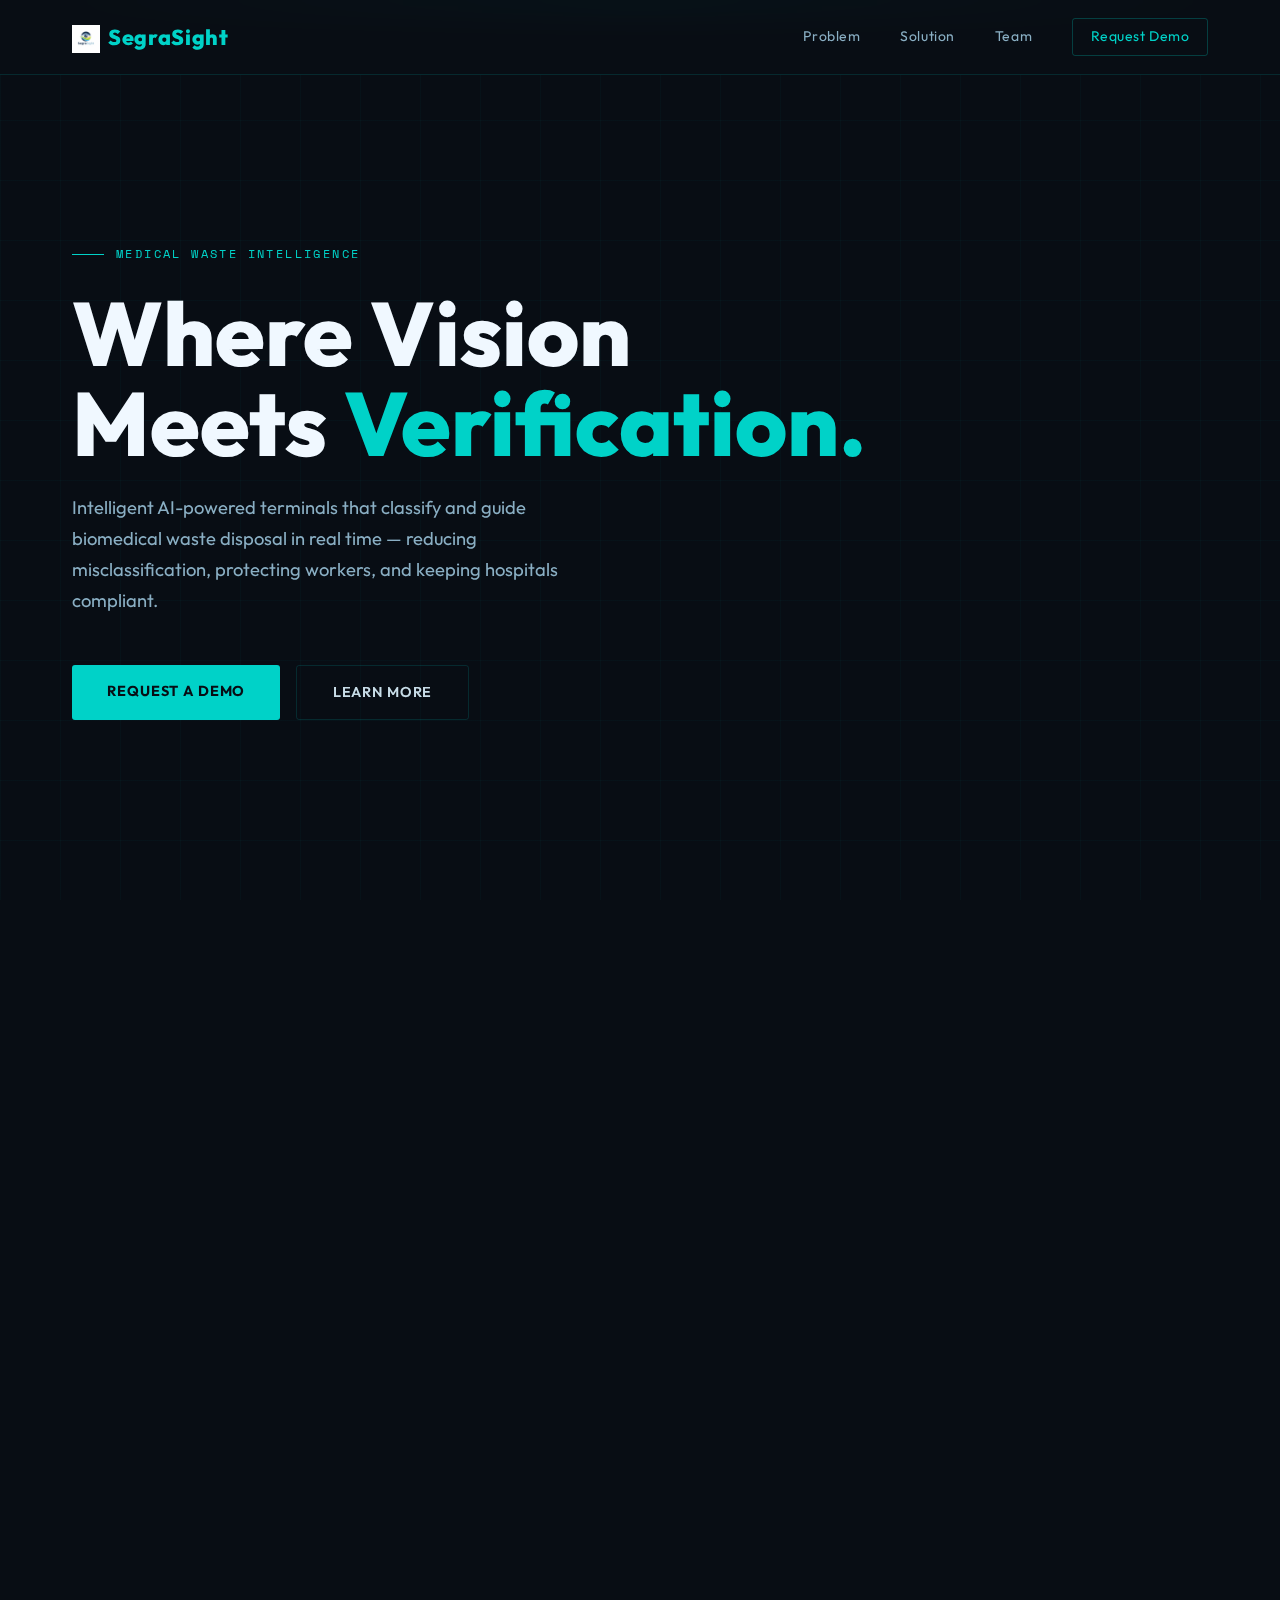
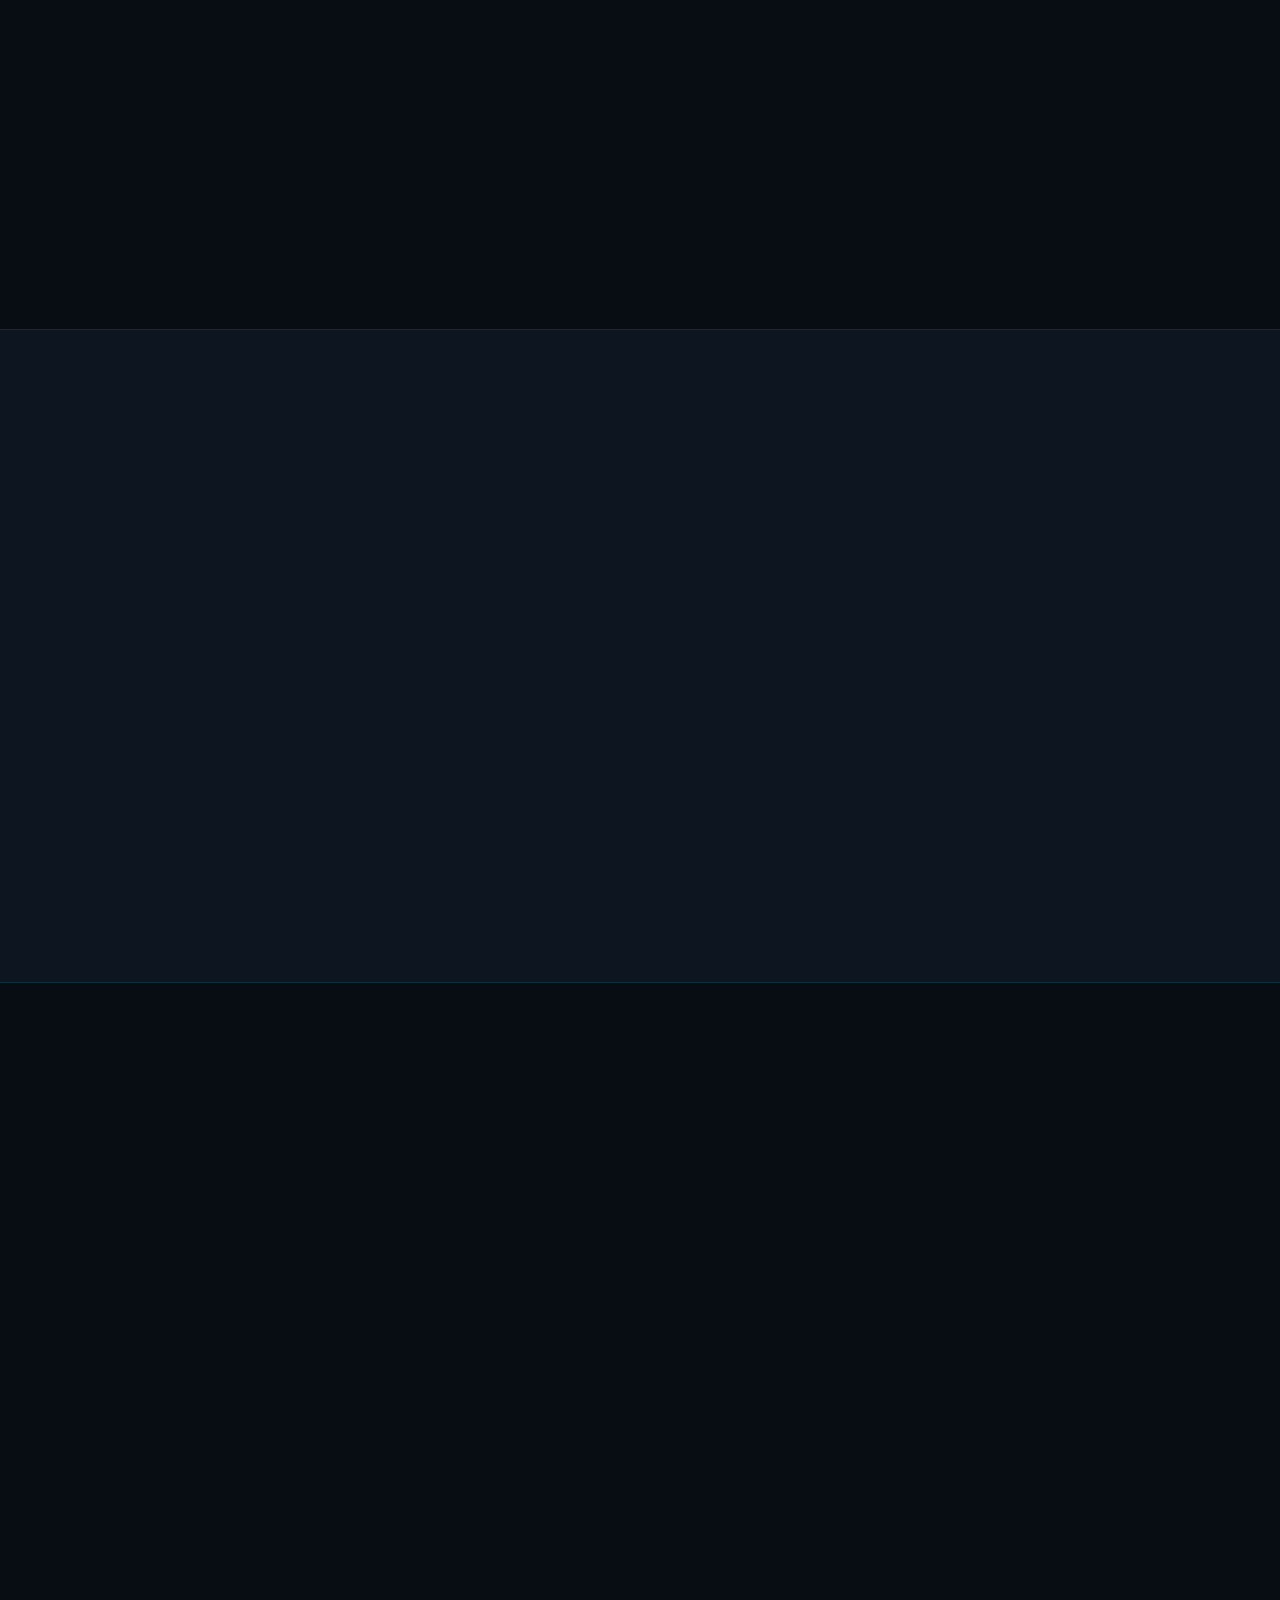
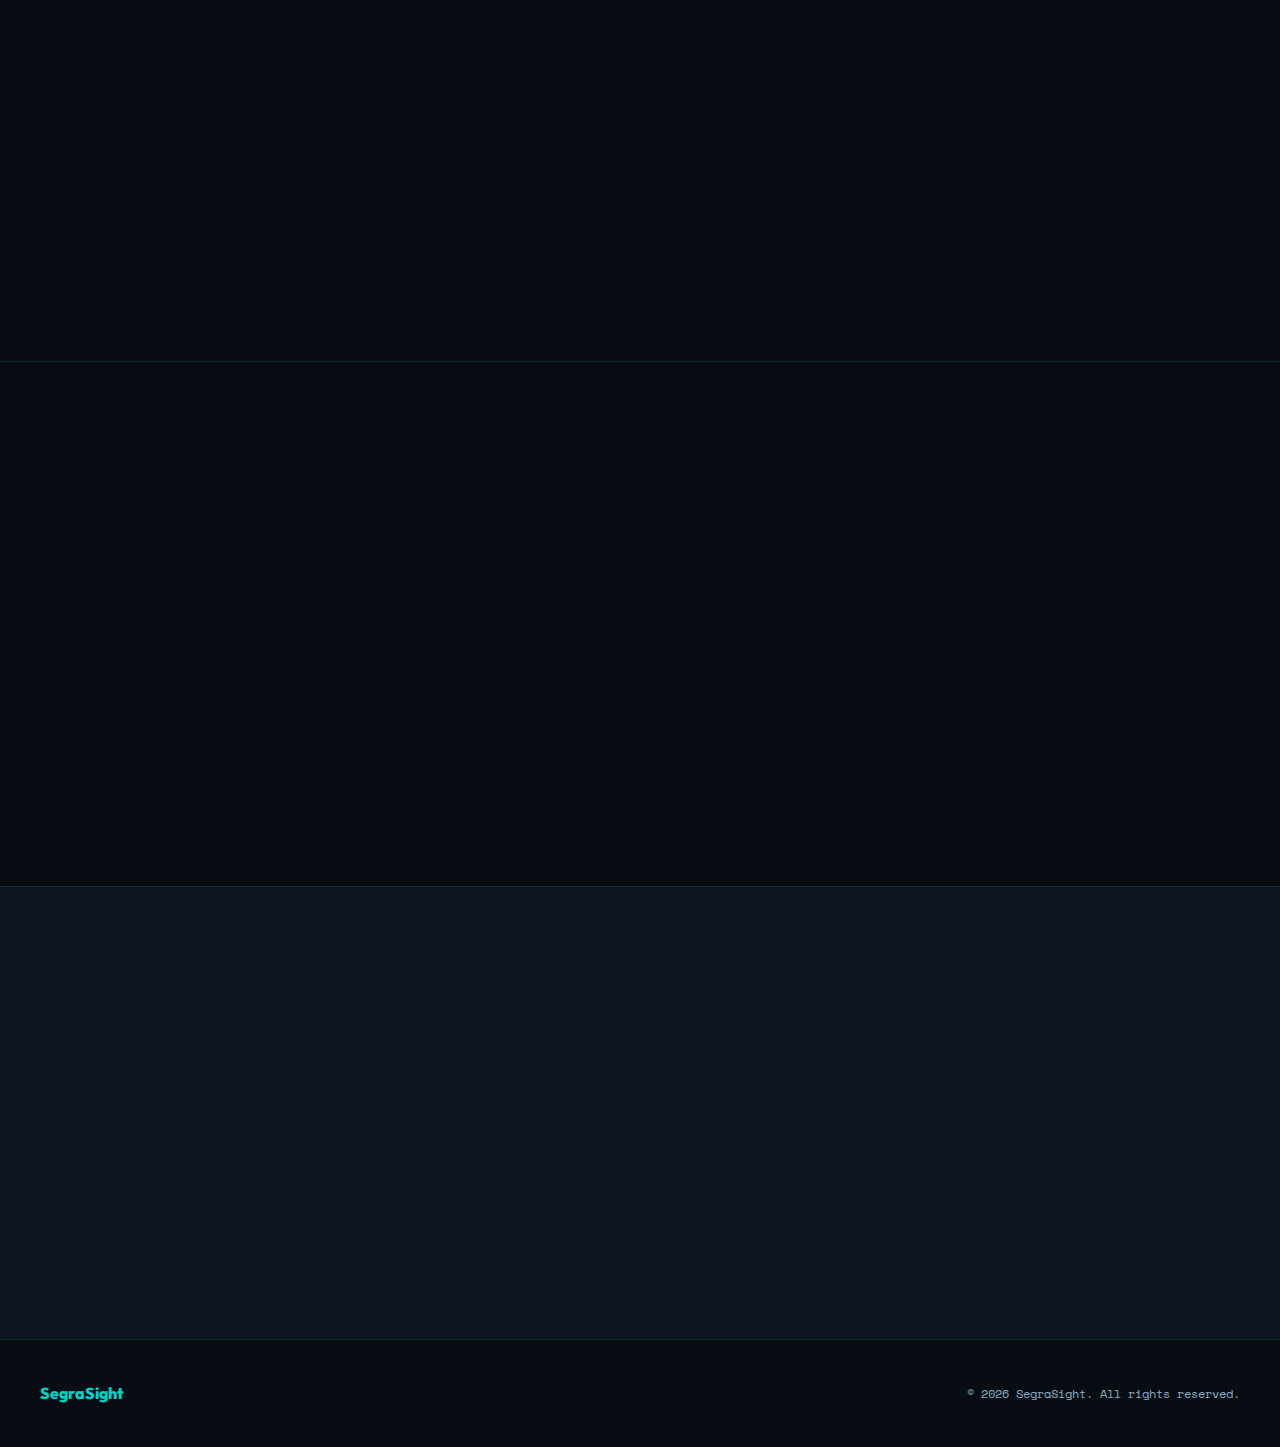
<file: index.html>
<!DOCTYPE html>
<html lang="en">
<head>
  <meta charset="UTF-8" />
  <meta name="viewport" content="width=device-width, initial-scale=1.0" />
  <title>SegraSight — Intelligent Waste Segregation</title>
  <link rel="preconnect" href="https://fonts.googleapis.com">
  <link href="https://fonts.googleapis.com/css2?family=Outfit:wght@400;500;600;700;800&family=Space+Mono:wght@400;700&display=swap" rel="stylesheet">
  <style>
    *, *::before, *::after { box-sizing: border-box; margin: 0; padding: 0; }

    :root {
      --bg:       #080d14;
      --bg2:      #0d1520;
      --bg3:      #111c2c;
      --border:   rgba(0,210,200,0.15);
      --cyan:     #00d2c8;
      --cyan-dim: rgba(0,210,200,0.08);
      --cyan-mid: rgba(0,210,200,0.25);
      --text:     #c8dde8;
      --muted:    #8aafc4;
      --white:    #f0f8ff;
    }

    html { scroll-behavior: smooth; }

    body {
      background: var(--bg);
      color: var(--text);
      font-family: 'Outfit', sans-serif;
      font-weight: 400;
      line-height: 1.7;
      overflow-x: hidden;
    }

    /* ── NAV ─────────────────────────────────── */
    .nav {
      position: fixed; top: 0; left: 0; right: 0; z-index: 100;
      backdrop-filter: blur(18px);
      background: rgba(8,13,20,0.75);
      border-bottom: 1px solid var(--border);
    }
    .nav-inner {
      max-width: 1200px; margin: auto;
      display: flex; align-items: center; justify-content: space-between;
      padding: 1.1rem 2rem;
    }
    .nav-brand {
      font-family: 'Outfit', sans-serif;
      font-weight: 800; font-size: 1.35rem;
      color: var(--cyan); text-decoration: none;
      letter-spacing: 0.03em;
    }
    .nav-links { display: flex; align-items: center; gap: 2.5rem; }
    .nav-links a {
      color: var(--muted); text-decoration: none; font-size: 0.875rem;
      font-weight: 400; letter-spacing: 0.04em;
      transition: color 0.2s;
    }
    .nav-links a:hover { color: var(--white); }
    .nav-cta {
      color: var(--cyan) !important;
      border: 1px solid var(--cyan-mid) !important;
      padding: 0.4rem 1.1rem;
      border-radius: 3px;
      transition: background 0.2s !important;
    }
    .nav-cta:hover { background: var(--cyan-dim) !important; }

    /* ── HERO ─────────────────────────────────── */
    .hero {
      min-height: 100vh;
      display: flex; flex-direction: column;
      justify-content: center; align-items: flex-start;
      padding: 10rem 2rem 6rem;
      max-width: 1200px; margin: auto;
      position: relative;
    }

    /* animated scan line */
    .hero::before {
      content: '';
      position: fixed; top: 0; left: 0; right: 0;
      height: 2px;
      background: linear-gradient(90deg, transparent, var(--cyan), transparent);
      animation: scan 4s ease-in-out infinite;
      z-index: 0; pointer-events: none;
    }
    @keyframes scan {
      0%   { transform: translateY(0); opacity: 0; }
      5%   { opacity: 1; }
      95%  { opacity: 1; }
      100% { transform: translateY(100vh); opacity: 0; }
    }

    /* grid background */
    body::before {
      content: '';
      position: fixed; inset: 0;
      background-image:
        linear-gradient(rgba(0,210,200,0.03) 1px, transparent 1px),
        linear-gradient(90deg, rgba(0,210,200,0.03) 1px, transparent 1px);
      background-size: 60px 60px;
      pointer-events: none; z-index: 0;
    }

    .hero-eyebrow {
      font-family: 'Space Mono', monospace;
      font-size: 0.75rem; color: var(--cyan);
      letter-spacing: 0.2em; text-transform: uppercase;
      margin-bottom: 1.5rem;
      display: flex; align-items: center; gap: 0.75rem;
    }
    .hero-eyebrow::before {
      content: '';
      display: inline-block; width: 2rem; height: 1px;
      background: var(--cyan);
    }

    .hero h1 {
      font-family: 'Outfit', sans-serif;
      font-weight: 800;
      font-size: clamp(3rem, 7vw, 6.5rem);
      line-height: 1.0;
      color: var(--white);
      max-width: 800px;
      margin-bottom: 1.5rem;
      position: relative; z-index: 1;
    }
    .hero h1 span { color: var(--cyan); }

    .hero-sub {
      font-size: 1.15rem; color: var(--muted);
      max-width: 520px; margin-bottom: 3rem;
      font-weight: 400; line-height: 1.7;
    }

    .hero-actions { display: flex; gap: 1rem; flex-wrap: wrap; }

    .btn-primary {
      background: var(--cyan); color: var(--bg);
      font-family: 'Outfit', sans-serif; font-weight: 700;
      font-size: 0.9rem; letter-spacing: 0.06em;
      text-transform: uppercase;
      padding: 0.9rem 2.2rem; border-radius: 3px;
      text-decoration: none; transition: opacity 0.2s;
      display: inline-block;
    }
    .btn-primary:hover { opacity: 0.85; }

    .btn-ghost {
      border: 1px solid var(--border); color: var(--text);
      font-family: 'Outfit', sans-serif; font-weight: 600;
      font-size: 0.9rem; letter-spacing: 0.06em;
      text-transform: uppercase;
      padding: 0.9rem 2.2rem; border-radius: 3px;
      text-decoration: none; transition: border-color 0.2s, color 0.2s;
      display: inline-block;
    }
    .btn-ghost:hover { border-color: var(--cyan); color: var(--cyan); }

    /* ── STATS BAR ────────────────────────────── */
    .stats-bar {
      background: var(--bg2);
      border-top: 1px solid var(--border);
      border-bottom: 1px solid var(--border);
      position: relative; z-index: 1;
    }
    .stats-inner {
      max-width: 1200px; margin: auto;
      display: grid; grid-template-columns: repeat(3, 1fr);
      padding: 0 2rem;
    }
    .stat {
      padding: 2.5rem 2rem;
      border-right: 1px solid var(--border);
    }
    .stat:last-child { border-right: none; }
    .stat-num {
      font-family: 'Outfit', sans-serif; font-weight: 800;
      font-size: 2.6rem; color: var(--cyan);
      line-height: 1;
    }
    .stat-label {
      font-size: 0.8rem; color: var(--muted);
      text-transform: uppercase; letter-spacing: 0.12em;
      margin-top: 0.5rem;
      font-family: 'Space Mono', monospace;
    }

    /* ── SECTION ──────────────────────────────── */
    section { position: relative; z-index: 1; }

    .section-wrap {
      max-width: 1200px; margin: auto;
      padding: 7rem 2rem;
    }

    .section-label {
      font-family: 'Space Mono', monospace;
      font-size: 0.72rem; color: var(--cyan);
      letter-spacing: 0.2em; text-transform: uppercase;
      margin-bottom: 1rem;
      display: flex; align-items: center; gap: 0.75rem;
    }
    .section-label::before {
      content: '';
      display: inline-block; width: 2rem; height: 1px;
      background: var(--cyan);
    }

    h2.section-title {
      font-family: 'Outfit', sans-serif; font-weight: 800;
      font-size: clamp(2rem, 4vw, 3rem);
      color: var(--white); line-height: 1.1;
      margin-bottom: 1.5rem;
    }

    /* ── PROBLEM ──────────────────────────────── */
    .problem-grid {
      display: grid; grid-template-columns: 1fr 1fr;
      gap: 1.5px;
      background: var(--border);
      border: 1px solid var(--border);
      margin-top: 4rem;
    }
    .problem-cell {
      background: var(--bg);
      padding: 2.5rem;
    }
    .problem-cell:first-child {
      grid-column: 1 / -1;
      background: var(--bg2);
    }
    .problem-cell .num {
      font-family: 'Space Mono', monospace;
      font-size: 0.7rem; color: var(--cyan);
      letter-spacing: 0.15em; margin-bottom: 1rem;
    }
    .problem-cell h3 {
      font-family: 'Outfit', sans-serif; font-weight: 700;
      font-size: 1.1rem; color: var(--white);
      margin-bottom: 0.75rem;
    }
    .problem-cell p { color: var(--muted); font-size: 0.95rem; }

    /* ── HOW IT WORKS ─────────────────────────── */
    .how-bg {
      background: var(--bg2);
      border-top: 1px solid var(--border);
      border-bottom: 1px solid var(--border);
    }
    .steps {
      display: grid; grid-template-columns: repeat(3, 1fr);
      gap: 0;
      margin-top: 4rem;
    }
    .step {
      padding: 2.5rem 2.5rem 2.5rem 0;
      border-right: 1px solid var(--border);
      position: relative;
    }
    .step:last-child { border-right: none; padding-right: 0; }
    .step:not(:first-child) { padding-left: 2.5rem; }

    .step-num {
      font-family: 'Space Mono', monospace;
      font-size: 3.5rem; font-weight: 500;
      color: var(--cyan-mid);
      line-height: 1; margin-bottom: 1.5rem;
    }
    .step h3 {
      font-family: 'Outfit', sans-serif; font-weight: 700;
      font-size: 1.1rem; color: var(--white);
      margin-bottom: 0.75rem;
    }
    .step p { color: var(--muted); font-size: 0.9rem; }

    .step-arrow {
      position: absolute; right: -0.75rem; top: 50%;
      transform: translateY(-50%);
      width: 1.5rem; height: 1.5rem;
      background: var(--bg2);
      border: 1px solid var(--border);
      display: flex; align-items: center; justify-content: center;
      color: var(--cyan); font-size: 0.7rem;
      z-index: 2;
    }
    .step:last-child .step-arrow { display: none; }

    /* ── SOLUTION / SERVICES ──────────────────── */
    #services .services-grid {
      display: grid;
      grid-template-columns: 1.4fr 1fr;
      gap: 1.5rem;
      margin-top: 4rem;
    }
    .service-card {
      background: var(--bg2);
      border: 1px solid var(--border);
      padding: 2.5rem;
      transition: border-color 0.3s;
    }
    .service-card:hover { border-color: var(--cyan-mid); }
    .service-card.tall { grid-row: span 2; }
    .service-icon {
      width: 2.5rem; height: 2.5rem; margin-bottom: 1.5rem;
      border: 1px solid var(--cyan-mid); border-radius: 4px;
      display: flex; align-items: center; justify-content: center;
      font-size: 1.1rem;
    }
    .service-card h3 {
      font-family: 'Outfit', sans-serif; font-weight: 700;
      font-size: 1.15rem; color: var(--white);
      margin-bottom: 0.75rem;
    }
    .service-card p { color: var(--muted); font-size: 0.9rem; }

    /* ── MISSION ──────────────────────────────── */
    .mission-section {
      border-top: 1px solid var(--border);
    }
    .mission-inner {
      max-width: 1200px; margin: auto; padding: 7rem 2rem;
      display: grid; grid-template-columns: 1fr 2fr; gap: 6rem;
      align-items: center;
    }
    .mission-left .big-m {
      font-family: 'Outfit', sans-serif; font-weight: 800;
      font-size: 10rem; color: var(--bg3); line-height: 1;
      user-select: none; letter-spacing: -0.04em;
    }
    .mission-right blockquote {
      font-family: 'Outfit', sans-serif; font-weight: 600;
      font-size: clamp(1.4rem, 2.5vw, 2rem);
      color: var(--white); line-height: 1.4;
      border-left: 3px solid var(--cyan);
      padding-left: 2rem;
    }
    .mission-right p {
      margin-top: 1.5rem; color: var(--muted);
      font-size: 0.95rem; padding-left: 2rem;
    }

    /* ── JOIN CTA ─────────────────────────────── */
    .join-section {
      background: var(--bg2);
      border-top: 1px solid var(--border);
    }
    .join-inner {
      max-width: 1200px; margin: auto;
      padding: 7rem 2rem;
      display: flex; align-items: center; justify-content: space-between;
      gap: 4rem; flex-wrap: wrap;
    }
    .join-inner h2 {
      font-family: 'Outfit', sans-serif; font-weight: 800;
      font-size: clamp(1.8rem, 3vw, 2.5rem);
      color: var(--white); line-height: 1.2; max-width: 420px;
    }
    .join-inner p {
      color: var(--muted); margin-top: 0.75rem;
      font-size: 0.95rem; max-width: 380px;
    }
    .join-cta { display: flex; gap: 1rem; flex-shrink: 0; }

    /* ── FOOTER ───────────────────────────────── */
    .footer {
      border-top: 1px solid var(--border);
      padding: 2.5rem 2rem;
    }
    .footer-inner {
      max-width: 1200px; margin: auto;
      display: flex; align-items: center; justify-content: space-between;
    }
    .footer-brand {
      font-family: 'Outfit', sans-serif; font-weight: 800;
      font-size: 1rem; color: var(--cyan);
    }
    .footer p {
      font-family: 'Space Mono', monospace;
      font-size: 0.72rem; color: var(--muted);
    }

    /* ── FADE IN ON SCROLL ────────────────────── */
    .reveal {
      opacity: 0; transform: translateY(28px);
      transition: opacity 0.7s ease, transform 0.7s ease;
    }
    .reveal.visible {
      opacity: 1; transform: translateY(0);
    }

    @media (max-width: 768px) {
      .stats-inner { grid-template-columns: 1fr; }
      .stat { border-right: none; border-bottom: 1px solid var(--border); }
      .problem-grid { grid-template-columns: 1fr; }
      .problem-cell:first-child { grid-column: 1; }
      .steps { grid-template-columns: 1fr; }
      .step { border-right: none; border-bottom: 1px solid var(--border); padding: 2rem 0; }
      #services .services-grid { grid-template-columns: 1fr; }
      .service-card.tall { grid-row: auto; }
      .mission-inner { grid-template-columns: 1fr; gap: 2rem; }
      .mission-left .big-m { font-size: 5rem; }
      .join-inner { flex-direction: column; }
      .nav-links a:not(.nav-cta) { display: none; }
    }
  </style>
</head>
<body>

  <!-- NAV -->
  <nav class="nav">
    <div class="nav-inner">
      <a class="nav-brand" href="index.html">
        <img src="assets/logo.png" alt="SegraSight Logo" style="height:28px; width:auto; vertical-align:middle; margin-right:0.5rem;" />SegraSight
      </a>
      <div class="nav-links">
        <a href="#problem">Problem</a>
        <a href="#services">Solution</a>
        <a href="team.html">Team</a>
        <a class="nav-cta" href="contact.html">Request Demo</a>
      </div>
    </div>
  </nav>

  <!-- HERO -->
  <section>
    <div class="hero">
      <div class="hero-eyebrow">Medical Waste Intelligence</div>
      <h1>Where Vision<br>Meets <span>Verification.</span></h1>
      <p class="hero-sub">
        Intelligent AI-powered terminals that classify and guide biomedical waste disposal in real time — reducing misclassification, protecting workers, and keeping hospitals compliant.
      </p>
      <div class="hero-actions">
        <a href="contact.html" class="btn-primary">Request a Demo</a>
        <a href="#problem" class="btn-ghost">Learn More</a>
      </div>
    </div>
  </section>

  <!-- STATS BAR -->
  <div class="stats-bar reveal">
    <div class="stats-inner">
      <div class="stat">
        <div class="stat-num">3–5T</div>
        <div class="stat-label">Waste per day, large hospital</div>
      </div>
      <div class="stat">
        <div class="stat-num">~30%</div>
        <div class="stat-label">Misclassification rate, manual</div>
      </div>
      <div class="stat">
        <div class="stat-num">$1K+</div>
        <div class="stat-label">Per-violation regulatory penalty</div>
      </div>
    </div>
  </div>

  <!-- PROBLEM -->
  <section id="problem">
    <div class="section-wrap">
      <div class="section-label reveal">The Problem</div>
      <h2 class="section-title reveal">Segregation failure is a<br>systemic risk.</h2>
      <div class="problem-grid reveal">
        <div class="problem-cell">
          <div class="num">00 — OVERVIEW</div>
          <h3>Manual disposal is error-prone by design</h3>
          <p>Hospitals generate enormous volumes of biomedical waste daily — contaminated plastics, sharps, infectious materials. Correct segregation is required at the point of disposal, under time pressure, by workers with varying training levels.</p>
        </div>
        <div class="problem-cell">
          <div class="num">01 — COST</div>
          <h3>Financial consequences</h3>
          <p>Misclassification inflates treatment costs dramatically — general waste treated as regulated medical waste can cost 5–10× more to process. Regulatory penalties add thousands per violation.</p>
        </div>
        <div class="problem-cell">
          <div class="num">02 — SAFETY</div>
          <h3>Worker & public health risk</h3>
          <p>Contamination of recycling streams and incorrect handling of infectious materials creates serious safety risks for healthcare staff, sanitation workers, and downstream communities.</p>
        </div>
      </div>
    </div>
  </section>

  <!-- HOW IT WORKS -->
  <div class="how-bg">
    <div class="section-wrap">
      <div class="section-label reveal">How It Works</div>
      <h2 class="section-title reveal">Identify. Guide. Verify.</h2>
      <div class="steps reveal">
        <div class="step">
          <div class="step-num">01</div>
          <h3>Scan</h3>
          <p>Hyperspectral imaging captures the material composition of waste items at the point of disposal, in real time.</p>
          <div class="step-arrow">→</div>
        </div>
        <div class="step">
          <div class="step-num">02</div>
          <h3>Classify</h3>
          <p>Our AI model identifies waste category and cross-references applicable regulations for the facility's jurisdiction.</p>
          <div class="step-arrow">→</div>
        </div>
        <div class="step">
          <div class="step-num">03</div>
          <h3>Guide</h3>
          <p>The terminal displays clear disposal instructions to the worker, closes the loop on compliance, and logs the event.</p>
        </div>
      </div>
    </div>
  </div>

  <!-- SOLUTION / SERVICES -->
  <section id="services">
    <div class="section-wrap">
      <div class="section-label reveal">Our Solution</div>
      <h2 class="section-title reveal">Intelligent terminals for<br>modern healthcare.</h2>
      <div class="services-grid reveal">
        <div class="service-card tall">
          <div class="service-icon">🔬</div>
          <h3>Hyperspectral Imaging</h3>
          <p>SegraSight terminals use hyperspectral cameras to identify the precise material composition of waste — going far beyond visual sorting to catch errors a human eye or standard camera would miss.</p>
          <p style="margin-top:1rem;">This allows accurate differentiation between infectious, cytotoxic, pharmaceutical, sharp, and general waste streams in under a second.</p>
        </div>
        <div class="service-card">
          <div class="service-icon">🤖</div>
          <h3>AI Classification Engine</h3>
          <p>Real-time inference at the edge, trained on diverse clinical waste datasets. Continuously updated with new material types and evolving regulatory categories.</p>
        </div>
        <div class="service-card">
          <div class="service-icon">📋</div>
          <h3>Compliance Logging</h3>
          <p>Every disposal event is timestamped and logged. Audit-ready reporting gives facilities full traceability and reduces regulatory exposure.</p>
        </div>
      </div>
    </div>
  </section>

  <!-- MISSION -->
  <section class="mission-section">
    <div class="mission-inner">
      <div class="mission-left reveal">
        <div class="big-m">M</div>
      </div>
      <div class="mission-right reveal">
        <blockquote>
          "To become the recognized leader in intelligent medical waste segregation — delivering automated, compliant, and sustainable disposal solutions for modern healthcare."
        </blockquote>
        <p>SegraSight is building the infrastructure that hospitals need to meet tightening environmental regulations without adding operational burden to clinical staff.</p>
      </div>
    </div>
  </section>

  <!-- JOIN -->
  <div class="join-section">
    <div class="join-inner">
      <div class="reveal">
        <h2>Help us build the future of hospital waste management.</h2>
        <p>We're recruiting across clinical, technical, and business roles. If you want to work on a hard problem with real-world impact, we'd like to meet you.</p>
      </div>
      <div class="join-cta reveal">
        <a href="contact.html" class="btn-primary">Get in Touch</a>
        <a href="team.html" class="btn-ghost">Meet the Team</a>
      </div>
    </div>
  </div>

  <!-- FOOTER -->
  <footer class="footer">
    <div class="footer-inner">
      <span class="footer-brand">SegraSight</span>
      <p>© 2026 SegraSight. All rights reserved.</p>
    </div>
  </footer>

  <script>
    // Scroll reveal
    const reveals = document.querySelectorAll('.reveal');
    const observer = new IntersectionObserver((entries) => {
      entries.forEach((e, i) => {
        if (e.isIntersecting) {
          setTimeout(() => e.target.classList.add('visible'), i * 80);
        }
      });
    }, { threshold: 0.1 });
    reveals.forEach(el => observer.observe(el));
  </script>
</body>
</html>
</file>
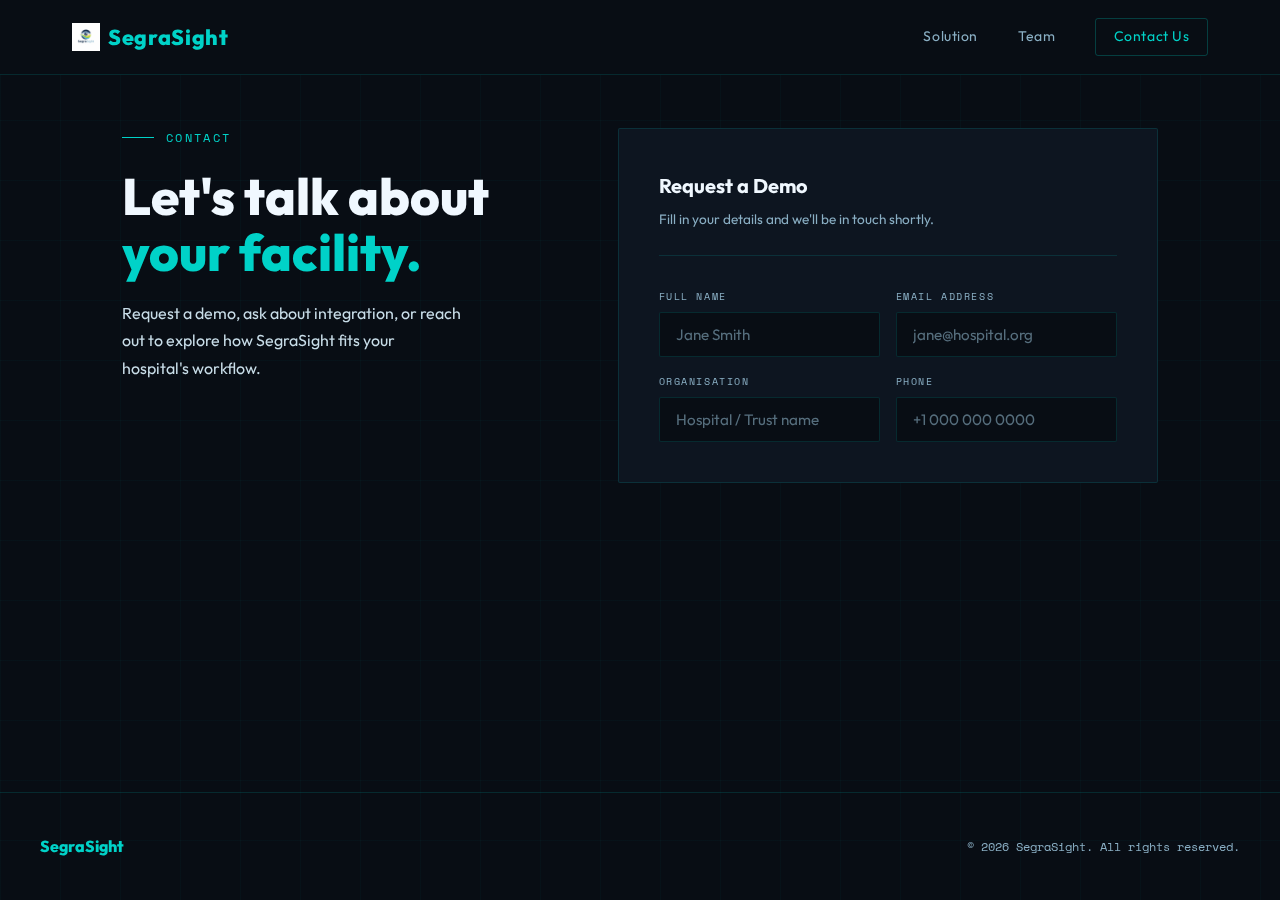
<file: contact.html>
<!DOCTYPE html>
<html lang="en">
<head>
  <meta charset="UTF-8" />
  <meta name="viewport" content="width=device-width, initial-scale=1.0" />
  <title>Contact Us — SegraSight</title>
  <link rel="preconnect" href="https://fonts.googleapis.com">
  <link href="https://fonts.googleapis.com/css2?family=Outfit:wght@400;500;600;700;800&family=Space+Mono:wght@400;700&display=swap" rel="stylesheet">
  <style>
    *, *::before, *::after { box-sizing: border-box; margin: 0; padding: 0; }

    :root {
      --bg:       #080d14;
      --bg2:      #0d1520;
      --bg3:      #111c2c;
      --border:   rgba(0,210,200,0.15);
      --cyan:     #00d2c8;
      --cyan-dim: rgba(0,210,200,0.08);
      --cyan-mid: rgba(0,210,200,0.25);
      --text:     #c8dde8;
      --muted:    #8aafc4;
      --white:    #f0f8ff;
    }

    html { scroll-behavior: smooth; }

    body {
      background: var(--bg);
      color: var(--text);
      font-family: 'Outfit', sans-serif;
      font-weight: 400;
      line-height: 1.7;
      overflow-x: hidden;
      min-height: 100vh;
      display: flex;
      flex-direction: column;
    }

    /* grid background */
    body::before {
      content: '';
      position: fixed; inset: 0;
      background-image:
        linear-gradient(rgba(0,210,200,0.03) 1px, transparent 1px),
        linear-gradient(90deg, rgba(0,210,200,0.03) 1px, transparent 1px);
      background-size: 60px 60px;
      pointer-events: none; z-index: 0;
    }

    /* ── NAV ─────────────────────────────────── */
    .nav {
      position: fixed; top: 0; left: 0; right: 0; z-index: 100;
      backdrop-filter: blur(18px);
      background: rgba(8,13,20,0.75);
      border-bottom: 1px solid var(--border);
    }
    .nav-inner {
      max-width: 1200px; margin: auto;
      display: flex; align-items: center; justify-content: space-between;
      padding: 1.1rem 2rem;
    }
    .nav-brand {
      font-family: 'Outfit', sans-serif;
      font-weight: 800; font-size: 1.35rem;
      color: var(--cyan); text-decoration: none;
      letter-spacing: 0.03em;
      display: flex; align-items: center; gap: 0.5rem;
    }
    .nav-brand img { height: 28px; width: auto; }
    .nav-links { display: flex; align-items: center; gap: 2.5rem; }
    .nav-links a {
      color: var(--muted); text-decoration: none; font-size: 0.875rem;
      font-weight: 400; letter-spacing: 0.04em;
      transition: color 0.2s;
    }
    .nav-links a:hover { color: var(--white); }
    .nav-cta {
      color: var(--cyan) !important;
      border: 1px solid var(--cyan-mid) !important;
      padding: 0.4rem 1.1rem;
      border-radius: 3px;
      transition: background 0.2s !important;
    }
    .nav-cta:hover { background: var(--cyan-dim) !important; }

    /* ── MAIN ─────────────────────────────────── */
    main {
      flex: 1;
      position: relative; z-index: 1;
      padding-top: 8rem;
      padding-bottom: 6rem;
    }

    .contact-wrap {
      max-width: 1100px; margin: auto;
      padding: 0 2rem;
      display: grid;
      grid-template-columns: 1fr 1.3fr;
      gap: 5rem;
      align-items: start;
    }
    .section-label {
      font-family: 'Space Mono', monospace;
      font-size: 0.72rem; color: var(--cyan);
      letter-spacing: 0.2em; text-transform: uppercase;
      margin-bottom: 1.25rem;
      display: flex; align-items: center; gap: 0.75rem;
    }
    .section-label::before {
      content: '';
      display: inline-block; width: 2rem; height: 1px;
      background: var(--cyan);
    }

    .contact-left h1 {
      font-family: 'Outfit', sans-serif; font-weight: 800;
      font-size: clamp(2.2rem, 4vw, 3.2rem);
      color: var(--white); line-height: 1.1;
      margin-bottom: 1.25rem;
    }
    .contact-left h1 span { color: var(--cyan); }

    .contact-left .lead {
      color: var(--text); font-size: 1rem;
      margin-bottom: 3rem; max-width: 340px;
    }

    .contact-info { display: flex; flex-direction: column; gap: 1.5rem; }
/* ── FORM ─────────────────────────────────── */
    .contact-form-wrap {
      background: var(--bg2);
      border: 1px solid var(--border);
      padding: 2.5rem;
      border-radius: 2px;
    }

    .form-header {
      margin-bottom: 2rem;
      padding-bottom: 1.5rem;
      border-bottom: 1px solid var(--border);
    }
    .form-header h2 {
      font-family: 'Outfit', sans-serif; font-weight: 700;
      font-size: 1.25rem; color: var(--white);
      margin-bottom: 0.3rem;
    }
    .form-header p {
      font-size: 0.85rem; color: var(--muted);
    }

    .contact-form { display: flex; flex-direction: column; gap: 1rem; }

    .form-row { display: grid; grid-template-columns: 1fr 1fr; gap: 1rem; }

    .field { display: flex; flex-direction: column; gap: 0.4rem; }
    .field label {
      font-family: 'Space Mono', monospace;
      font-size: 0.65rem; color: var(--muted);
      text-transform: uppercase; letter-spacing: 0.15em;
    }

    .contact-form input,
    .contact-form textarea,
    .contact-form select {
      background: var(--bg);
      border: 1px solid var(--border);
      color: var(--text);
      font-family: 'Outfit', sans-serif;
      font-size: 0.95rem;
      padding: 0.75rem 1rem;
      border-radius: 2px;
      outline: none;
      transition: border-color 0.2s;
      width: 100%;
    }
    .contact-form input::placeholder,
    .contact-form textarea::placeholder {
      color: var(--muted); opacity: 0.6;
    }
    .contact-form input:focus,
    .contact-form textarea:focus {
      border-color: var(--cyan);
    }
    .contact-form textarea { resize: vertical; min-height: 130px; }

    .contact-form select option { background: var(--bg2); }

    .btn-submit {
      background: var(--cyan);
      color: var(--bg);
      font-family: 'Outfit', sans-serif; font-weight: 700;
      font-size: 0.9rem; letter-spacing: 0.06em;
      text-transform: uppercase;
      padding: 0.9rem 2rem;
      border: none; border-radius: 2px;
      cursor: pointer;
      transition: opacity 0.2s;
      margin-top: 0.5rem;
      width: 100%;
    }
    .btn-submit:hover { opacity: 0.85; }

    .form-note {
      font-size: 0.75rem; color: var(--muted);
      text-align: center; margin-top: 0.5rem;
      font-family: 'Space Mono', monospace;
    }

    /* ── FOOTER ───────────────────────────────── */
    .footer {
      border-top: 1px solid var(--border);
      padding: 2.5rem 2rem;
      position: relative; z-index: 1;
    }
    .footer-inner {
      max-width: 1200px; margin: auto;
      display: flex; align-items: center; justify-content: space-between;
    }
    .footer-brand {
      font-family: 'Outfit', sans-serif; font-weight: 800;
      font-size: 1rem; color: var(--cyan);
    }
    .footer p {
      font-family: 'Space Mono', monospace;
      font-size: 0.72rem; color: var(--muted);
    }

    /* ── REVEAL ───────────────────────────────── */
    .reveal {
      opacity: 0; transform: translateY(24px);
      transition: opacity 0.7s ease, transform 0.7s ease;
    }
    .reveal.visible { opacity: 1; transform: translateY(0); }

    @media (max-width: 768px) {
      .contact-wrap { grid-template-columns: 1fr; gap: 3rem; }
      .form-row { grid-template-columns: 1fr; }
      .nav-links a:not(.nav-cta) { display: none; }
    }
  </style>
</head>
<body>

  <!-- NAV -->
  <nav class="nav">
    <div class="nav-inner">
      <a class="nav-brand" href="index.html">
        <img src="assets/logo.png" alt="SegraSight Logo" />SegraSight
      </a>
      <div class="nav-links">
        <a href="index.html#services">Solution</a>
        <a href="team.html">Team</a>
        <a class="nav-cta" href="contact.html">Contact Us</a>
      </div>
    </div>
  </nav>

  <main>
    <div class="contact-wrap">

      <!-- LEFT -->
      <div class="contact-left reveal">
        <div class="section-label">Contact</div>
        <h1>Let's talk about<br><span>your facility.</span></h1>
        <p class="lead">Request a demo, ask about integration, or reach out to explore how SegraSight fits your hospital's workflow.</p>


      </div>

      <!-- RIGHT: FORM -->
      <div class="contact-form-wrap reveal" style="transition-delay:0.15s">
        <div class="form-header">
          <h2>Request a Demo</h2>
          <p>Fill in your details and we'll be in touch shortly.</p>
        </div>

        <form class="contact-form">
          <div class="form-row">
            <div class="field">
              <label for="name">Full Name</label>
              <input type="text" id="name" name="name" placeholder="Jane Smith" required />
            </div>
            <div class="field">
              <label for="email">Email Address</label>
              <input type="email" id="email" name="email" placeholder="jane@hospital.org" required />
            </div>
          </div>

          <div class="form-row">
            <div class="field">
              <label for="company">Organisation</label>
              <input type="text" id="company" name="company" placeholder="Hospital / Trust name" />
            </div>
            <div class="field">
              <label for="phone">Phone</label>
              <input type="tel" id="phone" name="phone" placeholder="+1 000 000 0000" />
            </div>
          </div>
          </main>

  <footer class="footer">
    <div class="footer-inner">
      <span class="footer-brand">SegraSight</span>
      <p>© 2026 SegraSight. All rights reserved.</p>
    </div>
  </footer>

  <script>
    const reveals = document.querySelectorAll('.reveal');
    const observer = new IntersectionObserver((entries) => {
      entries.forEach((e, i) => {
        if (e.isIntersecting) {
          setTimeout(() => e.target.classList.add('visible'), i * 120);
        }
      });
    }, { threshold: 0.1 });
    reveals.forEach(el => observer.observe(el));
  </script>
</body>
</html>
</file>
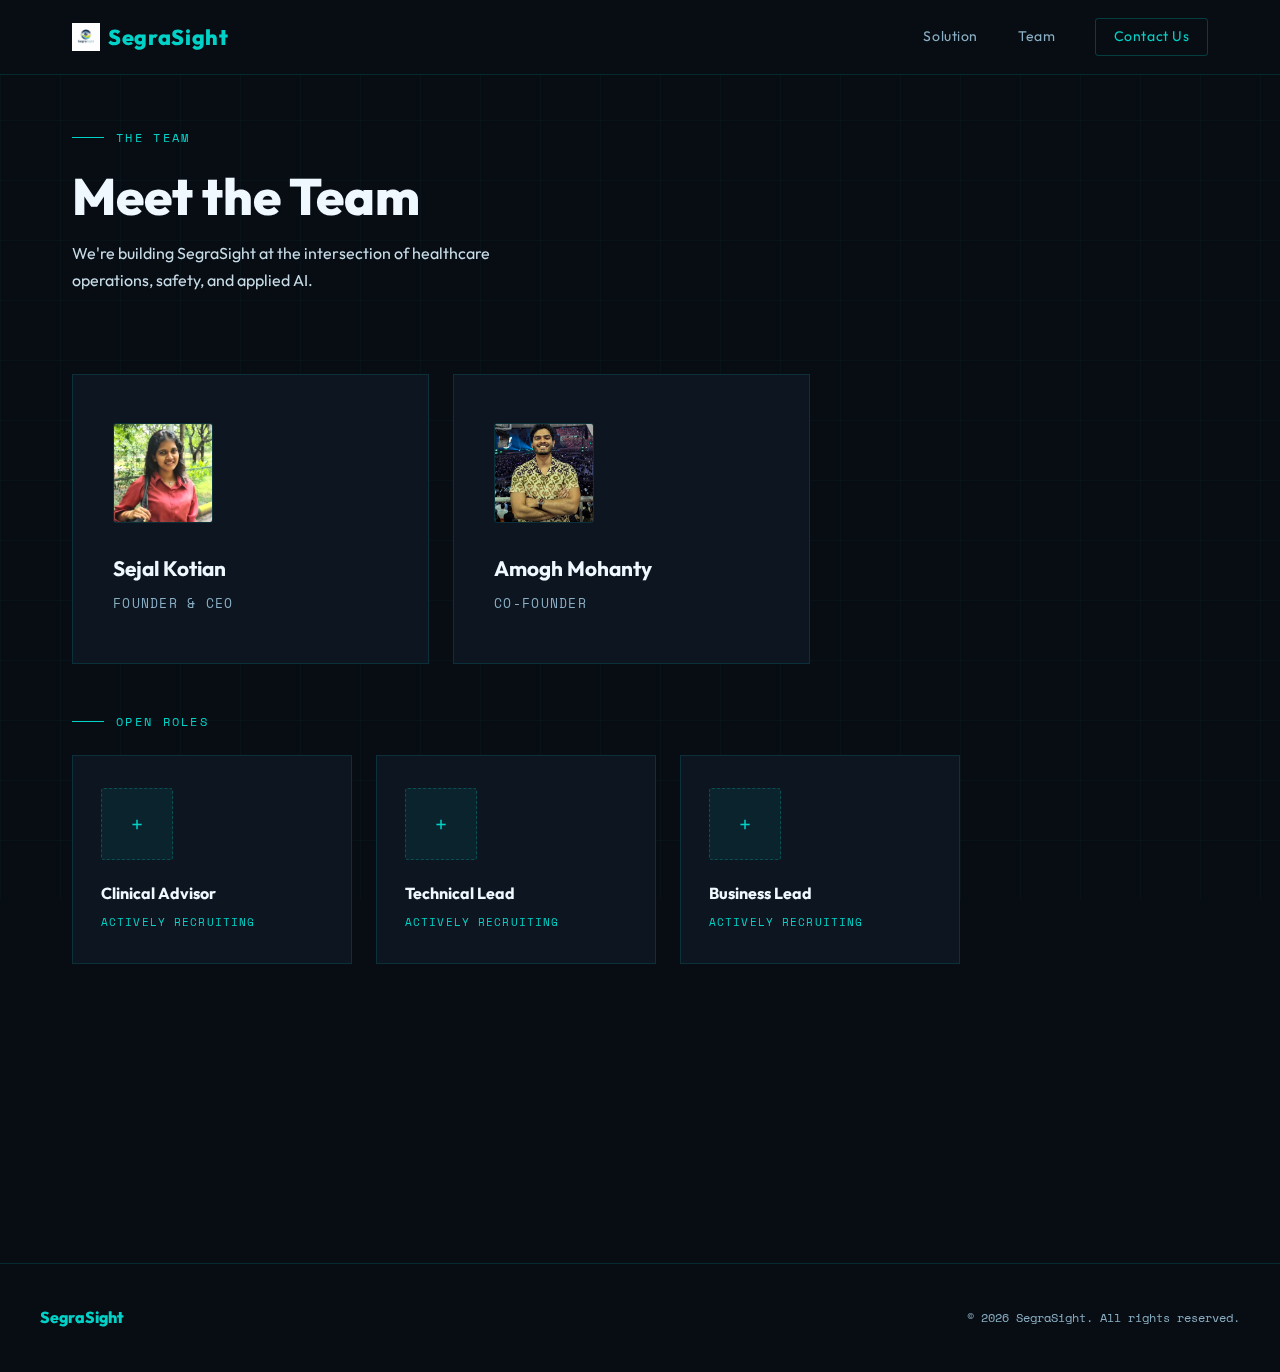
<file: team.html>
<!DOCTYPE html>
<html lang="en">
<head>
  <meta charset="UTF-8" />
  <meta name="viewport" content="width=device-width, initial-scale=1.0" />
  <title>Meet the Team — SegraSight</title>
  <link rel="preconnect" href="https://fonts.googleapis.com">
  <link href="https://fonts.googleapis.com/css2?family=Outfit:wght@400;500;600;700;800&family=Space+Mono:wght@400;700&display=swap" rel="stylesheet">
  <style>
    *, *::before, *::after { box-sizing: border-box; margin: 0; padding: 0; }

    :root {
      --bg:       #080d14;
      --bg2:      #0d1520;
      --bg3:      #111c2c;
      --border:   rgba(0,210,200,0.15);
      --cyan:     #00d2c8;
      --cyan-dim: rgba(0,210,200,0.08);
      --cyan-mid: rgba(0,210,200,0.25);
      --text:     #c8dde8;
      --muted:    #8aafc4;
      --white:    #f0f8ff;
    }

    html { scroll-behavior: smooth; }

    body {
      background: var(--bg);
      color: var(--text);
      font-family: 'Outfit', sans-serif;
      font-weight: 400;
      line-height: 1.7;
      overflow-x: hidden;
      min-height: 100vh;
      display: flex;
      flex-direction: column;
    }

    body::before {
      content: '';
      position: fixed; inset: 0;
      background-image:
        linear-gradient(rgba(0,210,200,0.03) 1px, transparent 1px),
        linear-gradient(90deg, rgba(0,210,200,0.03) 1px, transparent 1px);
      background-size: 60px 60px;
      pointer-events: none; z-index: 0;
    }

    /* ── NAV ─────────────────────────────────── */
    .nav {
      position: fixed; top: 0; left: 0; right: 0; z-index: 100;
      backdrop-filter: blur(18px);
      background: rgba(8,13,20,0.75);
      border-bottom: 1px solid var(--border);
    }
    .nav-inner {
      max-width: 1200px; margin: auto;
      display: flex; align-items: center; justify-content: space-between;
      padding: 1.1rem 2rem;
    }
    .nav-brand {
      font-family: 'Outfit', sans-serif;
      font-weight: 800; font-size: 1.35rem;
      color: var(--cyan); text-decoration: none;
      letter-spacing: 0.03em;
      display: flex; align-items: center; gap: 0.5rem;
    }
    .nav-brand img { height: 28px; width: auto; }
    .nav-links { display: flex; align-items: center; gap: 2.5rem; }
    .nav-links a {
      color: var(--muted); text-decoration: none; font-size: 0.875rem;
      font-weight: 400; letter-spacing: 0.04em; transition: color 0.2s;
    }
    .nav-links a:hover { color: var(--white); }
    .nav-cta {
      color: var(--cyan) !important;
      border: 1px solid var(--cyan-mid) !important;
      padding: 0.4rem 1.1rem; border-radius: 3px;
      transition: background 0.2s !important;
    }
    .nav-cta:hover { background: var(--cyan-dim) !important; }

    /* ── MAIN ─────────────────────────────────── */
    main {
      flex: 1;
      position: relative; z-index: 1;
      padding-top: 8rem;
      padding-bottom: 6rem;
    }

    .section-wrap {
      max-width: 1200px; margin: auto;
      padding: 0 2rem;
    }

    .section-label {
      font-family: 'Space Mono', monospace;
      font-size: 0.72rem; color: var(--cyan);
      letter-spacing: 0.2em; text-transform: uppercase;
      margin-bottom: 1.25rem;
      display: flex; align-items: center; gap: 0.75rem;
    }
    .section-label::before {
      content: '';
      display: inline-block; width: 2rem; height: 1px;
      background: var(--cyan);
    }

    .page-header { margin-bottom: 5rem; }
    .page-header h1 {
      font-family: 'Outfit', sans-serif; font-weight: 800;
      font-size: clamp(2.2rem, 4vw, 3.2rem);
      color: var(--white); line-height: 1.1;
      margin-bottom: 1rem;
    }
    .page-header p {
      color: var(--text); font-size: 1rem; max-width: 480px;
    }


    .team-row {
      display: grid;
      gap: 1.5rem;
      margin-bottom: 2rem;
    }
    .team-row.founders {
      grid-template-columns: repeat(2, 1fr);
      max-width: 65%;
    }
    .team-row.rest {
      grid-template-columns: repeat(3, 280px);
    }
    .team-row.founders .team-card {
      padding: 3rem 2.5rem;
    }
    .team-row.founders .avatar {
      width: 100px;
      height: 100px;
      margin-bottom: 1.75rem;
    }
    .team-row.founders .team-card h3 {
      font-size: 1.3rem;
      margin-bottom: 0.4rem;
    }
    .team-row.founders .team-card .role {
      font-size: 0.8rem;
    }
    /* ── TEAM GRID ────────────────────────────── */
    .team-grid {
      display: grid;
      grid-template-columns: repeat(auto-fill, minmax(220px, 1fr));
      gap: 1.5rem;
      margin-bottom: 5rem;
    }

    .team-card {
      background: var(--bg2);
      border: 1px solid var(--border);
      padding: 2rem 1.75rem;
      transition: border-color 0.3s;
    }
    .team-card:hover { border-color: var(--cyan-mid); }

    .avatar {
      width: 72px; height: 72px;
      border-radius: 3px;
      object-fit: cover;
      display: block;
      margin-bottom: 1.25rem;
      border: 1px solid var(--border);
    }

    .avatar-placeholder {
      width: 72px; height: 72px;
      border-radius: 3px;
      border: 1px dashed var(--cyan-mid);
      background: var(--cyan-dim);
      display: flex; align-items: center; justify-content: center;
      margin-bottom: 1.25rem;
      font-size: 1.4rem; color: var(--cyan);
      font-weight: 300;
    }

    .team-card h3 {
      font-family: 'Outfit', sans-serif; font-weight: 700;
      font-size: 1rem; color: var(--white);
      margin-bottom: 0.3rem;
    }

    .team-card .role {
      font-family: 'Space Mono', monospace;
      font-size: 0.7rem; color: var(--muted);
      text-transform: uppercase; letter-spacing: 0.1em;
    }

    .team-card.recruiting .role {
      color: var(--cyan);
    }

    /* ── JOIN ─────────────────────────────────── */
    .join-section {
      background: var(--bg2);
      border: 1px solid var(--border);
      padding: 3rem;
      display: flex; align-items: center; justify-content: space-between;
      gap: 2rem; flex-wrap: wrap;
    }
    .join-section h2 {
      font-family: 'Outfit', sans-serif; font-weight: 800;
      font-size: 1.5rem; color: var(--white);
      margin-bottom: 0.4rem;
    }
    .join-section p { color: var(--muted); font-size: 0.95rem; }

    .btn-primary {
      background: var(--cyan); color: var(--bg);
      font-family: 'Outfit', sans-serif; font-weight: 700;
      font-size: 0.9rem; letter-spacing: 0.06em;
      text-transform: uppercase;
      padding: 0.9rem 2.2rem; border-radius: 3px;
      text-decoration: none; transition: opacity 0.2s;
      display: inline-block; flex-shrink: 0;
    }
    .btn-primary:hover { opacity: 0.85; }

    /* ── FOOTER ───────────────────────────────── */
    .footer {
      border-top: 1px solid var(--border);
      padding: 2.5rem 2rem;
      position: relative; z-index: 1;
    }
    .footer-inner {
      max-width: 1200px; margin: auto;
      display: flex; align-items: center; justify-content: space-between;
    }
    .footer-brand {
      font-family: 'Outfit', sans-serif; font-weight: 800;
      font-size: 1rem; color: var(--cyan);
    }
    .footer p {
      font-family: 'Space Mono', monospace;
      font-size: 0.72rem; color: var(--muted);
    }

    /* ── REVEAL ───────────────────────────────── */
    .reveal {
      opacity: 0; transform: translateY(24px);
      transition: opacity 0.7s ease, transform 0.7s ease;
    }
    .reveal.visible { opacity: 1; transform: translateY(0); }

    @media (max-width: 768px) {
      .nav-links a:not(.nav-cta) { display: none; }
      .join-section { flex-direction: column; }
    }
  </style>
</head>
<body>

  <nav class="nav">
    <div class="nav-inner">
      <a class="nav-brand" href="index.html">
        <img src="assets/logo.png" alt="SegraSight Logo" />SegraSight
      </a>
      <div class="nav-links">
        <a href="index.html#services">Solution</a>
        <a href="team.html">Team</a>
        <a class="nav-cta" href="contact.html">Contact Us</a>
      </div>
    </div>
  </nav>

  <main>
    <div class="section-wrap">

      <div class="page-header reveal">
        <div class="section-label">The Team</div>
        <h1>Meet the Team</h1>
        <p>We're building SegraSight at the intersection of healthcare operations, safety, and applied AI.</p>
      </div>

      <!-- Founders row -->
      <div class="team-row founders reveal">
        <div class="team-card">
          <img src="assets/sejal.jpeg" alt="Sejal Kotian" class="avatar" />
          <h3>Sejal Kotian</h3>
          <p class="role">Founder & CEO</p>
        </div>
        <div class="team-card">
          <img src="assets/amogh.png" alt="Amogh Mohanty" class="avatar" />
          <h3>Amogh Mohanty</h3>
          <p class="role">Co-founder</p>
        </div>
      </div>

      <!-- Open roles row -->
      <div class="section-label reveal" style="margin: 3rem 0 1.5rem;">Open Roles</div>
      <div class="team-row rest reveal">
        <div class="team-card recruiting">
          <div class="avatar-placeholder">+</div>
          <h3>Clinical Advisor</h3>
          <p class="role">Actively recruiting</p>
        </div>
        <div class="team-card recruiting">
          <div class="avatar-placeholder">+</div>
          <h3>Technical Lead</h3>
          <p class="role">Actively recruiting</p>
        </div>
        <div class="team-card recruiting">
          <div class="avatar-placeholder">+</div>
          <h3>Business Lead</h3>
          <p class="role">Actively recruiting</p>
        </div>
      </div>

      <div class="join-section reveal">
        <div>
          <h2>Want to join us?</h2>
          <p>Please reach out — we'd love to talk.</p>
        </div>
        <a href="contact.html" class="btn-primary">Get in Touch</a>
      </div>

    </div>
  </main>

  <footer class="footer">
    <div class="footer-inner">
      <span class="footer-brand">SegraSight</span>
      <p>© 2026 SegraSight. All rights reserved.</p>
    </div>
  </footer>

  <script>
    const reveals = document.querySelectorAll('.reveal');
    const observer = new IntersectionObserver((entries) => {
      entries.forEach((e, i) => {
        if (e.isIntersecting) {
          setTimeout(() => e.target.classList.add('visible'), i * 120);
        }
      });
    }, { threshold: 0.1 });
    reveals.forEach(el => observer.observe(el));
  </script>
</body>
</html>
</file>
